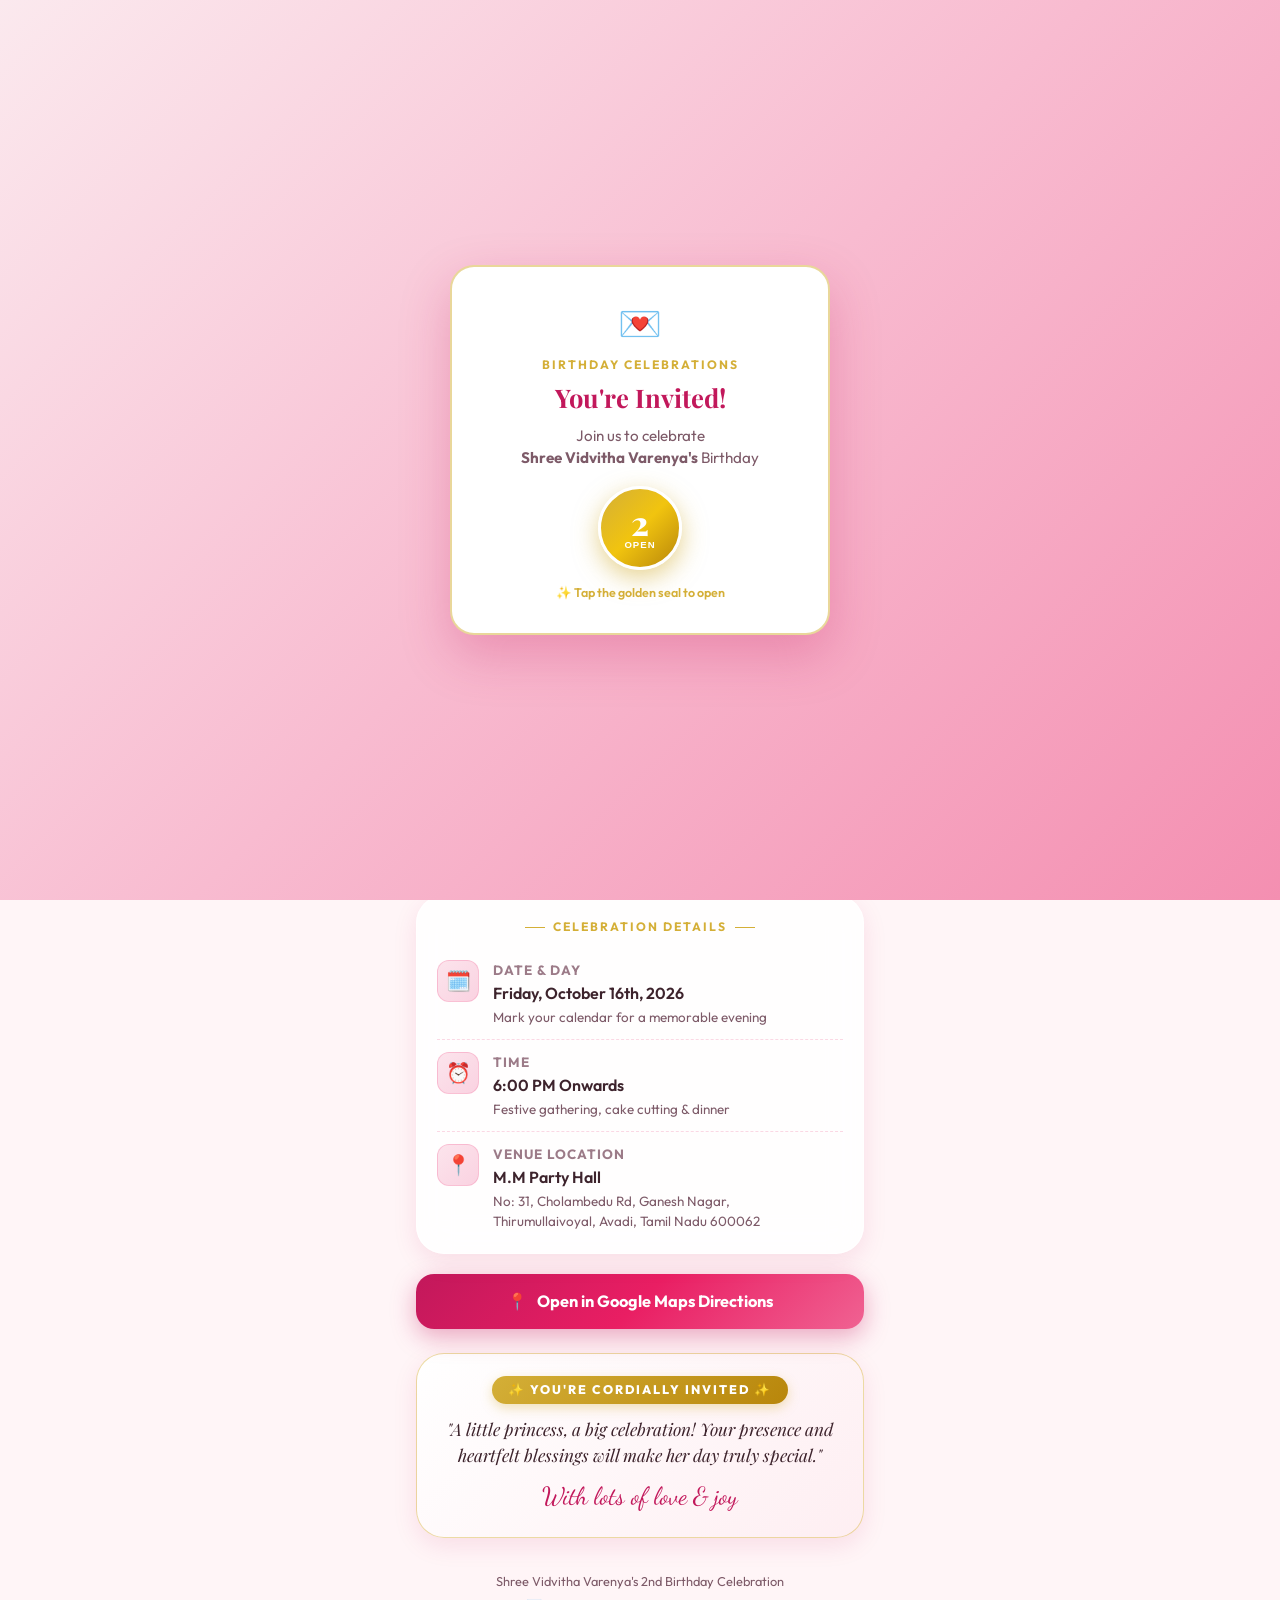
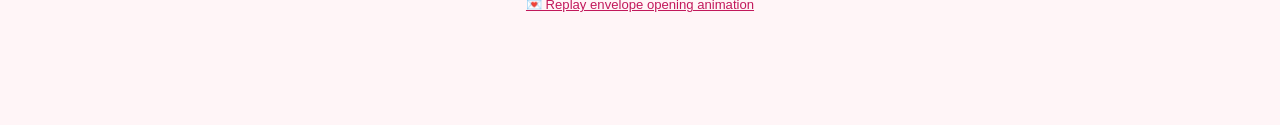
<file: index.html>
<!DOCTYPE html>
<html lang="en">
<head>
  <meta charset="UTF-8">
  <meta name="viewport" content="width=device-width, initial-scale=1.0, maximum-scale=1.0, user-scalable=no">
  <title>Family Celebrations & Birthday Invitations</title>
  
  <!-- WhatsApp & Social Media OpenGraph Tags -->
  <meta property="og:type" content="website">
  <meta property="og:url" content="https://sidsiddu60.github.io/Birthday_invite/">
  <meta property="og:title" content="Shree Vidvitha Varenya's Birthday Celebrations 🎂">
  <meta property="og:description" content="Join us to celebrate Shree Vidvitha Varenya's Birthday on Friday, Oct 16th • 6:00 PM onwards at M.M Party Hall, Avadi. Tap to open invitation card & get maps navigation!">
  <meta property="og:image" content="https://sidsiddu60.github.io/Birthday_invite/events/vidvitha-2nd-birthday/assets/og_preview.jpg">
  <meta property="og:image:secure_url" content="https://sidsiddu60.github.io/Birthday_invite/events/vidvitha-2nd-birthday/assets/og_preview.jpg">

  <!-- Immediate Client-side Redirect to the active celebration -->
  <script>
    // Automatically redirect to the active upcoming celebration
    const ACTIVE_EVENT_URL = 'events/vidvitha-2nd-birthday/';
    // Allow users to stay on hub if ?hub=true is passed
    const urlParams = new URLSearchParams(window.location.search);
    if (!urlParams.get('hub')) {
      window.location.replace(ACTIVE_EVENT_URL);
    }
  </script>

  <link rel="stylesheet" href="shared/css/common.css">
  <style>
    .hub-container {
      max-width: 480px;
      margin: 40px auto;
      padding: 20px;
      text-align: center;
    }
    .event-card {
      margin-top: 20px;
      padding: 24px;
      text-align: left;
      display: block;
      text-decoration: none;
      color: inherit;
      transition: transform var(--transition-bounce), box-shadow var(--transition-smooth);
    }
    .event-card:hover {
      transform: translateY(-4px);
      box-shadow: var(--shadow-lg);
    }
    .event-thumb {
      width: 100%;
      height: 200px;
      border-radius: var(--radius-md);
      object-fit: cover;
      margin-bottom: 14px;
    }
  </style>
</head>
<body>
  <div class="hub-container">
    <div style="font-size: 2.5rem; margin-bottom: 10px;">🎉</div>
    <h1 class="pink-gradient-text" style="font-family: var(--font-heading-serif); font-size: 2rem; margin-bottom: 6px;">Family Celebrations</h1>
    <p style="color: var(--color-text-muted); font-size: 0.95rem;">Select an event below or you will be automatically redirected to our active celebration.</p>

    <!-- Active Celebration Card -->
    <a href="events/vidvitha-2nd-birthday/" class="glass-panel event-card">
      <img src="events/vidvitha-2nd-birthday/assets/og_preview.jpg" alt="Vidvitha 2nd Birthday" class="event-thumb">
      <span class="gold-gradient-text" style="font-size: 0.76rem; font-weight: 800; letter-spacing: 1.5px; text-transform: uppercase;">Active Celebration • Oct 16</span>
      <h2 style="font-family: var(--font-heading-serif); font-size: 1.4rem; color: var(--color-primary-dark); margin: 4px 0 6px;">
        Shree Vidvitha Varenya's Birthday Celebrations
      </h2>
      <p style="font-size: 0.88rem; color: var(--color-text-muted);">
        Friday, Oct 16th, 6:00 PM onwards at M.M Party Hall, Avadi.
      </p>
    </a>
  </div>
</body>
</html>
</file>
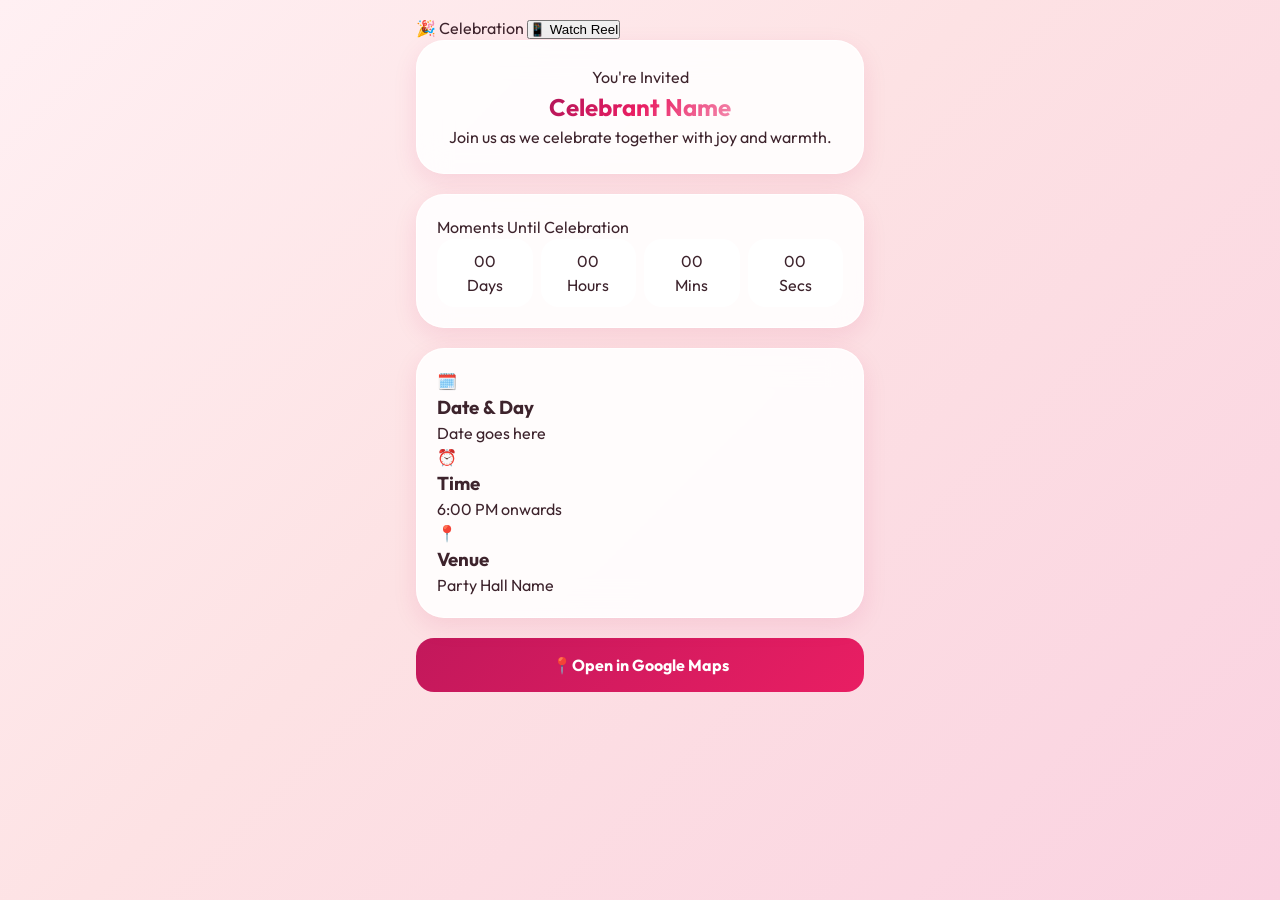
<file: events/template/index.html>
<!DOCTYPE html>
<html lang="en">
<head>
  <meta charset="UTF-8">
  <meta name="viewport" content="width=device-width, initial-scale=1.0, maximum-scale=1.0, user-scalable=no, viewport-fit=cover">
  <title>Family Celebration Invitation</title>
  
  <!-- WhatsApp & Social Media OpenGraph Tags -->
  <meta property="og:type" content="website">
  <meta property="og:title" content="Family Celebration Invitation">
  <meta property="og:description" content="Join us for a wonderful family celebration! Tap to view details and location.">
  <meta property="og:image" content="assets/og_preview.jpg">

  <link rel="stylesheet" href="../../shared/css/common.css">
  <link rel="stylesheet" href="style.css">
</head>
<body>
  <div class="app-container">
    <header class="top-nav">
      <span class="pill-badge">🎉 Celebration</span>
      <button class="mode-toggle-btn trigger-story-reel">📱 Watch Reel</button>
    </header>

    <main>
      <section class="glass-panel hero-card">
        <p class="hero-subtitle">You're Invited</p>
        <h1 class="hero-title pink-gradient-text">Celebrant Name</h1>
        <p class="hero-tagline">Join us as we celebrate together with joy and warmth.</p>
      </section>

      <section class="glass-panel countdown-card">
        <div class="section-label">Moments Until Celebration</div>
        <div class="countdown-grid">
          <div class="countdown-box"><div id="cd-days" class="countdown-val">00</div><div class="countdown-unit">Days</div></div>
          <div class="countdown-box"><div id="cd-hours" class="countdown-val">00</div><div class="countdown-unit">Hours</div></div>
          <div class="countdown-box"><div id="cd-mins" class="countdown-val">00</div><div class="countdown-unit">Mins</div></div>
          <div class="countdown-box"><div id="cd-secs" class="countdown-val">00</div><div class="countdown-unit">Secs</div></div>
        </div>
      </section>

      <section class="glass-panel details-card">
        <div class="details-row">
          <div class="details-icon">🗓️</div>
          <div class="details-content">
            <h3>Date & Day</h3>
            <p>Date goes here</p>
          </div>
        </div>
        <div class="details-row">
          <div class="details-icon">⏰</div>
          <div class="details-content">
            <h3>Time</h3>
            <p>6:00 PM onwards</p>
          </div>
        </div>
        <div class="details-row">
          <div class="details-icon">📍</div>
          <div class="details-content">
            <h3>Venue</h3>
            <p>Party Hall Name</p>
          </div>
        </div>
      </section>

      <section class="action-grid">
        <a href="https://maps.google.com" target="_blank" class="btn-primary-maps">
          <span>📍</span> Open in Google Maps
        </a>
      </section>
    </main>
  </div>

  <script src="../../shared/js/confetti.js"></script>
  <script src="../../shared/js/countdown.js"></script>
  <script src="../../shared/js/calendar.js"></script>
</body>
</html>
</file>
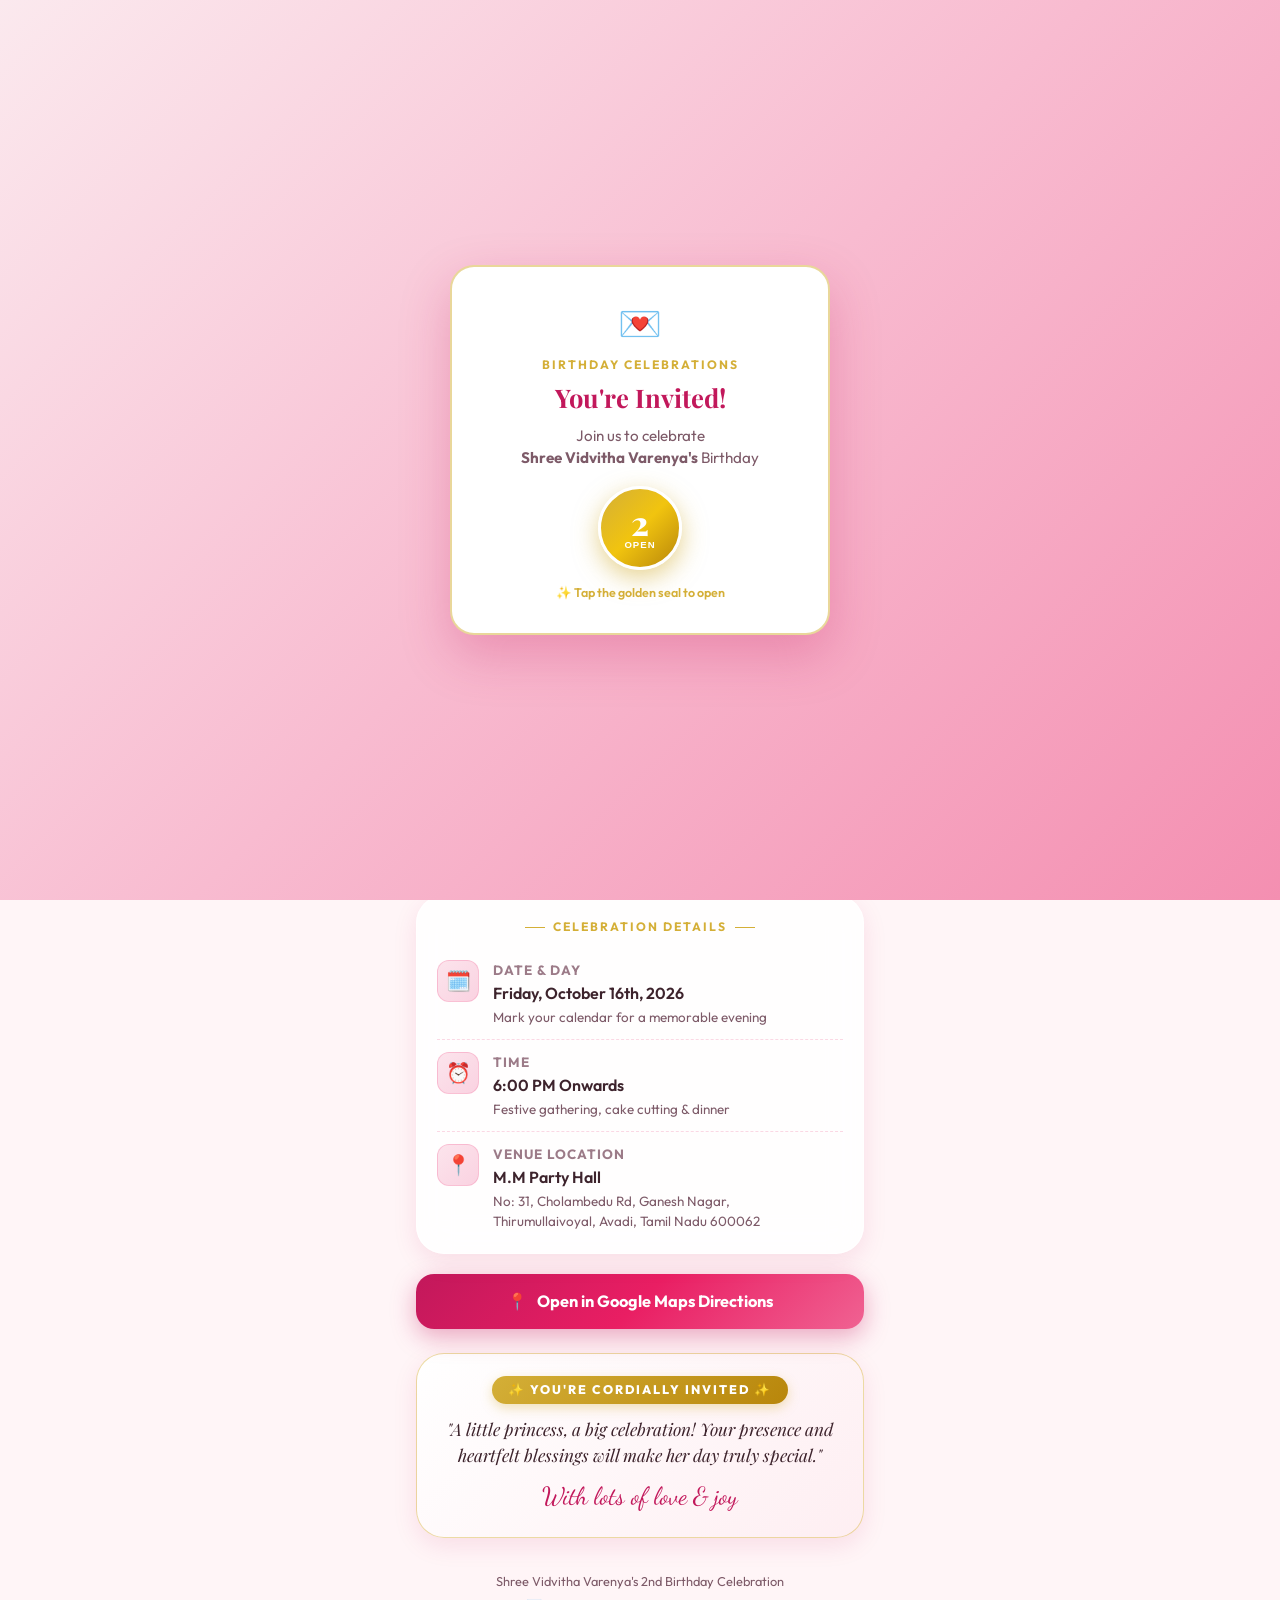
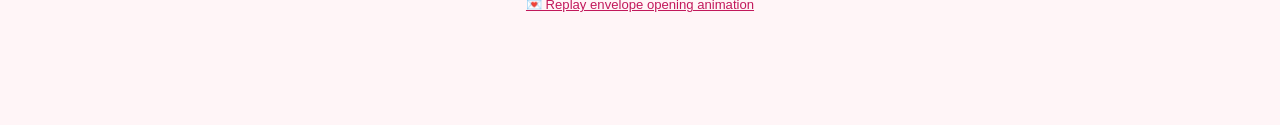
<file: events/vidvitha-2nd-birthday/index.html>
<!DOCTYPE html>
<html lang="en">
<head>
  <meta charset="UTF-8">
  <meta name="viewport" content="width=device-width, initial-scale=1.0, maximum-scale=1.0, user-scalable=no, viewport-fit=cover">
  
  <!-- Primary Page Meta -->
  <title>Shree Vidvitha Varenya's Birthday Celebrations ✨ Invitation</title>
  <meta name="description" content="Join us to celebrate Shree Vidvitha Varenya's Birthday on Friday, Oct 16th • 6:00 PM onwards at M.M Party Hall, Avadi.">
  <meta name="theme-color" content="#fce4ec">
  
  <!-- WhatsApp & Social Media OpenGraph Meta Tags -->
  <meta property="og:type" content="website">
  <meta property="og:url" content="https://sidsiddu60.github.io/Birthday_invite/events/vidvitha-2nd-birthday/">
  <meta property="og:title" content="Shree Vidvitha Varenya's Birthday Celebrations 🎂">
  <meta property="og:description" content="Join us to celebrate Shree Vidvitha Varenya's Birthday on Friday, Oct 16th • 6:00 PM onwards at M.M Party Hall, Avadi. Tap to open the invitation card & get maps navigation!">
  <meta property="og:image" content="https://sidsiddu60.github.io/Birthday_invite/events/vidvitha-2nd-birthday/assets/og_preview.jpg">
  <meta property="og:image:secure_url" content="https://sidsiddu60.github.io/Birthday_invite/events/vidvitha-2nd-birthday/assets/og_preview.jpg">
  <meta property="og:image:width" content="1200">
  <meta property="og:image:height" content="900">
  <meta property="og:image:alt" content="Shree Vidvitha Varenya's Birthday Celebration Invitation">
  
  <!-- Twitter Cards -->
  <meta name="twitter:card" content="summary_large_image">
  <meta name="twitter:title" content="Shree Vidvitha Varenya's Birthday Celebrations 🎂">
  <meta name="twitter:description" content="Join us to celebrate Shree Vidvitha Varenya's Birthday on Friday, Oct 16th • 6:00 PM onwards at M.M Party Hall, Avadi.">
  <meta name="twitter:image" content="https://sidsiddu60.github.io/Birthday_invite/events/vidvitha-2nd-birthday/assets/og_preview.jpg">
  
  <!-- Favicon -->
  <link rel="icon" href="data:image/svg+xml,<svg xmlns=%22http://www.w3.org/2000/svg%22 viewBox=%220%22%20viewBox=%220%200%20100%20100%22><text y=%22.9em%22 font-size=%2290%22>🎂</text></svg>">
  
  <!-- Stylesheets -->
  <link rel="stylesheet" href="../../shared/css/common.css">
  <link rel="stylesheet" href="style.css">
</head>
<body class="lock-scroll">

  <!-- Interactive Envelope Unfold Overlay -->
  <div id="envelope-overlay" class="envelope-overlay">
    <div class="envelope-card">
      <div style="font-size: 2.2rem; margin-bottom: 6px;">💌</div>
      <p style="text-transform: uppercase; letter-spacing: 2px; font-size: 0.76rem; font-weight: 700; color: var(--color-accent-gold); margin-bottom: 4px;">Birthday Celebrations</p>
      <h2 style="font-family: var(--font-heading-serif); font-size: 1.6rem; color: var(--color-primary-dark); margin-bottom: 8px;">You're Invited!</h2>
      <p style="font-size: 0.95rem; color: var(--color-text-muted); margin-bottom: 16px;">
        Join us to celebrate<br><strong>Shree Vidvitha Varenya's</strong> Birthday
      </p>
      
      <!-- Wax Seal Interactive Button -->
      <button id="open-envelope-btn" class="envelope-seal-btn" title="Tap to open invitation">
        <span class="seal-number">2</span>
        <span class="seal-text">Open</span>
      </button>
      
      <p style="font-size: 0.78rem; color: var(--color-accent-gold); font-weight: 600; margin-top: 6px;">
        ✨ Tap the golden seal to open
      </p>
    </div>
  </div>

  <!-- Main Mobile App Invitation Container -->
  <div class="app-container">
    
    <!-- Top Action & Navigation Bar -->
    <header class="top-nav">
      <span class="pill-badge interactive-tap">
        <span>👑</span> Turning Two
      </span>
      <button class="mode-toggle-btn trigger-story-reel" id="watch-reel-header-btn" data-feature="storyReel" style="display: none;">
        <span>📱</span> Watch Story Reel
      </button>
    </header>

    <!-- Main Celebratory Hero Card -->
    <main>
      <section class="glass-panel hero-card" id="hero-invitation">
        <h1 class="hero-title pink-gradient-text" style="font-weight: 800; font-size: 2.25rem; margin-bottom: 2px;">
          <strong>Shree Vidvitha Varenya</strong>
        </h1>
        <p class="hero-subtitle" style="font-family: var(--font-heading-script); font-size: 2rem; color: var(--color-accent-gold); margin-bottom: 16px;">
          Birthday Celebrations
        </p>

        <!-- Framed Flyer Visual -->
        <div class="flyer-frame-wrapper interactive-tap" title="Tap for celebration confetti!">
          <img src="assets/flyer_cover_opt.jpg" alt="Shree Vidvitha Varenya 2nd Birthday Flyer" class="flyer-img" loading="eager">
          <div class="sparkle-badge">Turning 2 🎂</div>
        </div>

        <p style="font-size: 1.05rem; color: var(--color-primary-dark); font-weight: 700; margin-top: 8px;">
          Join us to celebrate Shree Vidvitha Varenya's Birthday
        </p>
      </section>

      <!-- Live Event Countdown -->
      <section class="glass-panel countdown-card" id="countdown-section">
        <div class="section-label">Moments Until Celebration</div>
        <div class="countdown-grid">
          <div class="countdown-box">
            <div id="cd-days" class="countdown-val">00</div>
            <div class="countdown-unit">Days</div>
          </div>
          <div class="countdown-box">
            <div id="cd-hours" class="countdown-val">00</div>
            <div class="countdown-unit">Hours</div>
          </div>
          <div class="countdown-box">
            <div id="cd-mins" class="countdown-val">00</div>
            <div class="countdown-unit">Mins</div>
          </div>
          <div class="countdown-box">
            <div id="cd-secs" class="countdown-val">00</div>
            <div class="countdown-unit">Secs</div>
          </div>
        </div>
        <p id="cd-status" class="countdown-status">Friday, October 16th • 6:00 PM</p>
      </section>

      <!-- Event Time & Venue Details -->
      <section class="glass-panel details-card" id="event-details-section">
        <div class="section-label">Celebration Details</div>
        
        <div class="details-row">
          <div class="details-icon">🗓️</div>
          <div class="details-content">
            <h3>Date & Day</h3>
            <p>Friday, October 16th, 2026</p>
            <div class="sub-address">Mark your calendar for a memorable evening</div>
          </div>
        </div>

        <div class="details-row">
          <div class="details-icon">⏰</div>
          <div class="details-content">
            <h3>Time</h3>
            <p>6:00 PM Onwards</p>
            <div class="sub-address">Festive gathering, cake cutting & dinner</div>
          </div>
        </div>

        <div class="details-row">
          <div class="details-icon">📍</div>
          <div class="details-content">
            <h3>Venue Location</h3>
            <p>M.M Party Hall</p>
            <div class="sub-address">
              No: 31, Cholambedu Rd, Ganesh Nagar,<br>
              Thirumullaivoyal, Avadi, Tamil Nadu 600062
            </div>
          </div>
        </div>
      </section>

      <!-- 1-Tap Quick Action Hub -->
      <section class="action-grid" id="actions-section">
        <!-- 1-Tap Google Maps Navigation -->
        <a href="https://www.google.com/maps/search/?api=1&query=M.M+Party+Hall,+No:+31,+Cholambedu+Rd,+Ganesh+Nagar,+Thirumullaivoyal,+Avadi,+Tamil+Nadu+600062" 
           target="_blank" 
           rel="noopener noreferrer" 
           id="maps-direction-btn" 
           class="btn-primary-maps">
          <span>📍</span> Open in Google Maps Directions
        </a>

        <!-- 1-Tap Calendar Row (Configurable Toggle) -->
        <div class="btn-calendar-row" id="calendar-row" data-feature="calendar" style="display: none;">
          <a href="#" id="add-gcal-btn" target="_blank" rel="noopener noreferrer" class="btn-secondary">
            <span>📅</span> Google Calendar
          </a>
          <button id="download-ics-btn" class="btn-secondary" type="button">
            <span>🍏</span> Apple / ICS
          </button>
        </div>

        <!-- 1-Tap WhatsApp Share Forwarder (Configurable Toggle) -->
        <button id="whatsapp-share-btn" class="btn-whatsapp-share" data-feature="whatsappShare" style="display: none;" type="button">
          <span>💬</span> Forward on WhatsApp
        </button>
      </section>

      <!-- Invitation Status Card -->
      <section class="invited-status-card" id="status-card">
        <div class="invited-badge">✨ You're Cordially Invited ✨</div>
        <p class="invited-message">
          "A little princess, a big celebration! Your presence and heartfelt blessings will make her day truly special."
        </p>
        <p class="invited-signoff">With lots of love & joy</p>
      </section>

      <!-- Story Reel Launch Callout Banner (Configurable Toggle) -->
      <div id="story-reel-banner" data-feature="storyReel" style="display: none; text-align: center; margin-bottom: 24px;">
        <button class="mode-toggle-btn trigger-story-reel" style="padding: 12px 24px; font-size: 0.95rem; box-shadow: 0 6px 20px rgba(212, 175, 55, 0.45);">
          <span>🎬</span> Play Animated Story Reel
        </button>
      </div>

    </main>

    <!-- Footer & Envelope Replay -->
    <footer class="footer-bar">
      <p>Shree Vidvitha Varenya's 2nd Birthday Celebration</p>
      <button id="replay-envelope-btn" class="replay-btn" type="button">
        💌 Replay envelope opening animation
      </button>
    </footer>

  </div>

  <!-- Floating Audio / Chime Toggle -->
  <button id="music-toggle-btn" class="floating-music-btn" aria-label="Play celebratory sound chime" title="Celebration Chime / Music">
    <span id="music-icon" style="font-size: 1.35rem;">🔔</span>
  </button>

  <!-- Fullscreen 9:16 Story / Video Reel Modal -->
  <div id="story-reel-modal" class="story-reel-modal" role="dialog" aria-modal="true" aria-label="Story Reel">
    <div class="reel-viewport">
      
      <!-- Top Progress Bars & Header -->
      <div class="reel-progress-header">
        <div id="reel-progress-bars" class="reel-progress-bars"></div>
        <div class="reel-top-bar">
          <div class="reel-user-info">
            <img src="assets/flyer_cover_opt.jpg" alt="Vidvitha" class="reel-avatar">
            <span class="reel-username">Vidvitha's 2nd Birthday 🎂</span>
          </div>
          <button id="reel-close-btn" class="reel-close-btn" title="Close Story Reel" aria-label="Close">✕</button>
        </div>
      </div>

      <!-- Reel Slides Container -->
      <div id="reel-slides" class="reel-slides">
        
        <!-- Slide 1: Welcome & Cover -->
        <div class="reel-slide active" style="background-image: url('assets/story_reel_bg.jpg');">
          <div class="reel-content-layer">
            <span class="reel-tag">You're Invited ✨</span>
            <h2 class="reel-title"><strong>Shree Vidvitha Varenya</strong></h2>
            <p class="reel-desc" style="font-size: 1.15rem; font-weight: 700; color: #ffd54f; margin-bottom: 6px;">Birthday Celebrations</p>
            <p class="reel-desc">Join us to celebrate Shree Vidvitha Varenya's Birthday</p>
          </div>
        </div>

        <!-- Slide 2: The Celebrant -->
        <div class="reel-slide" style="background-image: url('assets/flyer_cover_opt.jpg');">
          <div class="reel-content-layer">
            <span class="reel-tag">Celebration Time 🎂</span>
            <h2 class="reel-title"><strong>Shree Vidvitha Varenya</strong></h2>
            <p class="reel-desc">Join us to celebrate Shree Vidvitha Varenya's Birthday</p>
          </div>
        </div>

        <!-- Slide 3: Date & Time -->
        <div class="reel-slide" style="background-image: url('assets/og_preview.jpg');">
          <div class="reel-content-layer">
            <span class="reel-tag">Save The Date 🗓️</span>
            <h2 class="reel-title">October 16th</h2>
            <p class="reel-desc">Friday • 6:00 PM onwards<br>Dress code: Pastel Pinks & Festive Attire</p>
          </div>
        </div>

        <!-- Slide 4: Venue & Action -->
        <div class="reel-slide" style="background-image: url('assets/flyer_details_opt.jpg');">
          <div class="reel-content-layer">
            <span class="reel-tag">Party Destination 📍</span>
            <h2 class="reel-title">M.M Party Hall</h2>
            <p class="reel-desc">No: 31, Cholambedu Rd, Ganesh Nagar, Thirumullaivoyal, Avadi, Tamil Nadu</p>
            <a href="https://www.google.com/maps/search/?api=1&query=M.M+Party+Hall,+No:+31,+Cholambedu+Rd,+Ganesh+Nagar,+Thirumullaivoyal,+Avadi,+Tamil+Nadu+600062" 
               target="_blank" 
               rel="noopener noreferrer" 
               class="reel-action-btn">
              <span>🗺️</span> Open Google Maps
            </a>
          </div>
        </div>

      </div>

      <!-- Gesture Hint -->
      <div class="reel-nav-hint">
        Tap right for next • Tap left for prev • Hold to pause
      </div>

    </div>
  </div>

  <!-- Shared & App Scripts -->
  <script src="../../shared/js/confetti.js"></script>
  <script src="../../shared/js/countdown.js"></script>
  <script src="../../shared/js/calendar.js"></script>
  <script src="../../shared/js/audio-controller.js"></script>
  <script src="reel.js"></script>
  <script src="app.js"></script>

</body>
</html>
</file>
<file: shared/css/common.css>
/* ==========================================================================
   WhatsApp Family Event Invitations - Shared Design System & Core Styles
   ========================================================================== */

@import url('https://fonts.googleapis.com/css2?family=Dancing+Script:wght@600;700&family=Outfit:wght@300;400;500;600;700;800&family=Playfair+Display:ital,wght@0,600;0,700;0,800;1,600&family=Plus+Jakarta+Sans:wght@400;500;600;700&display=swap');

:root {
  /* Color Palette - Whimsical Pastel Pink, Rose Gold & Champagne */
  --color-primary: #f48fb1;
  --color-primary-dark: #c2185b;
  --color-primary-light: #fce4ec;
  --color-accent-gold: #d4af37;
  --color-accent-rosegold: #e5a9a9;
  --color-gold-glow: rgba(212, 175, 55, 0.4);
  --color-bg-base: #fff5f7;
  --color-bg-gradient: linear-gradient(135deg, #fff0f3 0%, #fde2e4 45%, #fad2e1 100%);
  --color-surface: rgba(255, 255, 255, 0.88);
  --color-surface-glass: rgba(255, 255, 255, 0.68);
  --color-surface-border: rgba(255, 255, 255, 0.95);
  --color-text-main: #3d232c;
  --color-text-muted: #7d5a68;
  --color-text-light: #9c7b88;
  
  /* Elevation & Shadows */
  --shadow-sm: 0 4px 12px rgba(194, 24, 91, 0.06);
  --shadow-md: 0 8px 24px rgba(194, 24, 91, 0.1);
  --shadow-lg: 0 16px 40px rgba(194, 24, 91, 0.16);
  --shadow-gold: 0 8px 25px rgba(212, 175, 55, 0.28);
  
  /* Typography */
  --font-heading-script: 'Dancing Script', cursive;
  --font-heading-serif: 'Playfair Display', Georgia, serif;
  --font-body: 'Outfit', -apple-system, BlinkMacSystemFont, sans-serif;
  --font-mono: 'Plus Jakarta Sans', monospace;
  
  /* Border Radii */
  --radius-sm: 10px;
  --radius-md: 18px;
  --radius-lg: 28px;
  --radius-full: 9999px;
  
  /* Transitions */
  --transition-fast: 0.2s cubic-bezier(0.16, 1, 0.3, 1);
  --transition-smooth: 0.35s cubic-bezier(0.16, 1, 0.3, 1);
  --transition-bounce: 0.5s cubic-bezier(0.34, 1.56, 0.64, 1);
}

/* Base Reset & Box Sizing */
*, *::before, *::after {
  box-sizing: border-box;
  margin: 0;
  padding: 0;
  -webkit-tap-highlight-color: transparent;
}

html, body {
  width: 100%;
  min-height: 100%;
  font-family: var(--font-body);
  color: var(--color-text-main);
  background: var(--color-bg-base);
  background-image: var(--color-bg-gradient);
  background-attachment: fixed;
  overflow-x: hidden;
  line-height: 1.5;
  -webkit-font-smoothing: antialiased;
}

/* Floating Sparkles & Balloon Keyframes */
@keyframes floatGentle {
  0%, 100% {
    transform: translateY(0px) rotate(0deg);
  }
  50% {
    transform: translateY(-10px) rotate(2deg);
  }
}

@keyframes pulseGlow {
  0%, 100% {
    box-shadow: 0 0 15px rgba(244, 143, 177, 0.3), 0 0 30px rgba(212, 175, 55, 0.2);
    transform: scale(1);
  }
  50% {
    box-shadow: 0 0 25px rgba(244, 143, 177, 0.6), 0 0 50px rgba(212, 175, 55, 0.4);
    transform: scale(1.02);
  }
}

@keyframes shimmer {
  0% {
    background-position: -200% 0;
  }
  100% {
    background-position: 200% 0;
  }
}

@keyframes spinSlow {
  from { transform: rotate(0deg); }
  to { transform: rotate(360deg); }
}

@keyframes popIn {
  0% {
    opacity: 0;
    transform: scale(0.85) translateY(20px);
  }
  100% {
    opacity: 1;
    transform: scale(1) translateY(0);
  }
}

/* Glassmorphism Surface Utility */
.glass-panel {
  background: var(--color-surface);
  backdrop-filter: blur(16px);
  -webkit-backdrop-filter: blur(16px);
  border: 1px solid var(--color-surface-border);
  border-radius: var(--radius-lg);
  box-shadow: var(--shadow-md);
}

.gold-gradient-text {
  background: linear-gradient(135deg, #c59b27 0%, #eac75d 40%, #b8860b 70%, #d4af37 100%);
  -webkit-background-clip: text;
  -webkit-text-fill-color: transparent;
  display: inline-block;
}

.pink-gradient-text {
  background: linear-gradient(135deg, #ad1457 0%, #e91e63 50%, #f48fb1 100%);
  -webkit-background-clip: text;
  -webkit-text-fill-color: transparent;
  display: inline-block;
}

/* Canvas Confetti Layer */
#confetti-canvas {
  position: fixed;
  top: 0;
  left: 0;
  width: 100vw;
  height: 100vh;
  pointer-events: none;
  z-index: 9999;
}
</file>
<file: events/template/style.css>
/* Template Event Styles */
.app-container {
  width: 100%;
  max-width: 480px;
  margin: 0 auto;
  min-height: 100vh;
  padding: 16px 16px 80px;
}
.hero-card {
  padding: 24px 20px;
  text-align: center;
  margin-bottom: 20px;
}
.countdown-card, .details-card {
  padding: 20px;
  margin-bottom: 20px;
}
.countdown-grid {
  display: grid;
  grid-template-columns: repeat(4, 1fr);
  gap: 8px;
}
.countdown-box {
  background: rgba(255, 255, 255, 0.95);
  border-radius: var(--radius-md);
  padding: 10px 4px;
  text-align: center;
}
.btn-primary-maps {
  display: flex;
  align-items: center;
  justify-content: center;
  padding: 15px;
  background: linear-gradient(135deg, #c2185b, #e91e63);
  color: #fff;
  border-radius: var(--radius-md);
  text-decoration: none;
  font-weight: 700;
}
</file>
<file: events/vidvitha-2nd-birthday/style.css>
/* ==========================================================================
   Shree Vidvitha Varenya's 2nd Birthday - Luxury Pastel & Gold Theme
   ========================================================================== */

/* Main Mobile-first App Wrapper */
.app-container {
  width: 100%;
  max-width: 480px;
  margin: 0 auto;
  min-height: 100vh;
  padding: 16px 16px 100px;
  position: relative;
  z-index: 10;
}

/* Floating Navigation / Header Pill */
.top-nav {
  display: flex;
  justify-content: space-between;
  align-items: center;
  margin-bottom: 20px;
  gap: 12px;
}

.top-nav.centered-pill {
  justify-content: center;
}

.pill-badge {
  display: inline-flex;
  align-items: center;
  gap: 6px;
  padding: 8px 16px;
  background: rgba(255, 255, 255, 0.9);
  border: 1px solid rgba(212, 175, 55, 0.4);
  border-radius: var(--radius-full);
  font-size: 0.82rem;
  font-weight: 600;
  color: var(--color-primary-dark);
  box-shadow: var(--shadow-sm);
  backdrop-filter: blur(10px);
}

.mode-toggle-btn {
  display: inline-flex;
  align-items: center;
  gap: 8px;
  padding: 8px 16px;
  background: linear-gradient(135deg, #d4af37 0%, #f39c12 100%);
  color: #fff;
  border: none;
  border-radius: var(--radius-full);
  font-size: 0.82rem;
  font-weight: 700;
  cursor: pointer;
  box-shadow: 0 4px 15px rgba(212, 175, 55, 0.4);
  transition: transform var(--transition-fast), box-shadow var(--transition-fast);
}

.mode-toggle-btn:active {
  transform: scale(0.96);
}

/* Floating Music / Chime Button */
.floating-music-btn {
  position: fixed;
  bottom: 24px;
  right: 20px;
  width: 50px;
  height: 50px;
  border-radius: 50%;
  background: rgba(255, 255, 255, 0.95);
  border: 2px solid var(--color-accent-gold);
  color: var(--color-primary-dark);
  display: flex;
  align-items: center;
  justify-content: center;
  box-shadow: 0 6px 20px rgba(0, 0, 0, 0.15);
  cursor: pointer;
  z-index: 100;
  transition: transform var(--transition-bounce);
}

.floating-music-btn:hover {
  transform: scale(1.08);
}

.floating-music-btn.playing {
  animation: pulseGlow 2s infinite ease-in-out;
  background: #fce4ec;
  border-color: var(--color-primary-dark);
}

/* Hero Section */
.hero-card {
  padding: 24px 20px;
  text-align: center;
  position: relative;
  overflow: hidden;
  margin-bottom: 20px;
  border: 1.5px solid rgba(212, 175, 55, 0.35);
  box-shadow: 0 12px 36px rgba(194, 24, 91, 0.12);
}

.hero-subtitle {
  font-family: var(--font-heading-script);
  font-size: 1.85rem;
  color: var(--color-primary-dark);
  margin-bottom: 4px;
  line-height: 1.2;
}

.hero-title {
  font-family: var(--font-heading-serif);
  font-size: 2.1rem;
  font-weight: 800;
  letter-spacing: -0.5px;
  margin-bottom: 6px;
  line-height: 1.15;
}

.hero-tagline {
  font-size: 0.92rem;
  color: var(--color-text-muted);
  max-width: 320px;
  margin: 0 auto 18px;
  font-weight: 400;
}

/* Flyer Image Frame */
.flyer-frame-wrapper {
  position: relative;
  border-radius: 20px;
  padding: 8px;
  background: linear-gradient(135deg, #fce4ec 0%, #fff 50%, #fde2e4 100%);
  border: 1px solid rgba(212, 175, 55, 0.5);
  box-shadow: 0 10px 30px rgba(0, 0, 0, 0.08);
  margin: 0 auto 16px;
}

.flyer-img {
  width: 100%;
  height: auto;
  display: block;
  border-radius: 14px;
  object-fit: cover;
}

.sparkle-badge {
  position: absolute;
  top: -8px;
  right: -8px;
  background: linear-gradient(135deg, #d4af37, #f1c40f);
  color: #fff;
  font-size: 0.72rem;
  font-weight: 800;
  padding: 5px 12px;
  border-radius: var(--radius-full);
  box-shadow: 0 4px 12px rgba(212, 175, 55, 0.4);
  animation: floatGentle 3s ease-in-out infinite;
}

/* Live Countdown Card */
.countdown-card {
  padding: 20px;
  text-align: center;
  margin-bottom: 20px;
  border: 1px solid rgba(255, 255, 255, 0.9);
}

.section-label {
  font-size: 0.76rem;
  text-transform: uppercase;
  letter-spacing: 2px;
  font-weight: 700;
  color: var(--color-accent-gold);
  margin-bottom: 12px;
  display: flex;
  align-items: center;
  justify-content: center;
  gap: 8px;
}

.section-label::before, .section-label::after {
  content: '';
  width: 20px;
  height: 1px;
  background: var(--color-accent-gold);
}

.countdown-grid {
  display: grid;
  grid-template-columns: repeat(4, 1fr);
  gap: 8px;
  margin-bottom: 10px;
}

.countdown-box {
  background: rgba(255, 255, 255, 0.95);
  border: 1px solid rgba(244, 143, 177, 0.4);
  border-radius: var(--radius-md);
  padding: 10px 4px;
  box-shadow: var(--shadow-sm);
}

.countdown-val {
  font-family: var(--font-heading-serif);
  font-size: 1.65rem;
  font-weight: 700;
  color: var(--color-primary-dark);
  line-height: 1;
}

.countdown-unit {
  font-size: 0.68rem;
  text-transform: uppercase;
  letter-spacing: 0.8px;
  color: var(--color-text-muted);
  margin-top: 4px;
  font-weight: 600;
}

.countdown-status {
  font-size: 0.84rem;
  color: var(--color-text-muted);
  font-weight: 500;
}

/* Event Details & Venue Card */
.details-card {
  padding: 22px 20px;
  margin-bottom: 20px;
}

.details-row {
  display: flex;
  align-items: flex-start;
  gap: 14px;
  padding: 12px 0;
  border-bottom: 1px dashed rgba(244, 143, 177, 0.35);
}

.details-row:last-child {
  border-bottom: none;
  padding-bottom: 0;
}

.details-icon {
  width: 42px;
  height: 42px;
  border-radius: 12px;
  background: linear-gradient(135deg, #fce4ec, #fad2e1);
  color: var(--color-primary-dark);
  display: flex;
  align-items: center;
  justify-content: center;
  flex-shrink: 0;
  font-size: 1.25rem;
  border: 1px solid rgba(244, 143, 177, 0.4);
}

.details-content h3 {
  font-size: 0.84rem;
  text-transform: uppercase;
  letter-spacing: 1px;
  color: var(--color-text-light);
  margin-bottom: 3px;
  font-weight: 700;
}

.details-content p {
  font-size: 1rem;
  font-weight: 600;
  color: var(--color-text-main);
  line-height: 1.35;
}

.details-content .sub-address {
  font-size: 0.84rem;
  color: var(--color-text-muted);
  font-weight: 400;
  margin-top: 2px;
}

/* Primary Action Buttons */
.action-grid {
  display: flex;
  flex-direction: column;
  gap: 12px;
  margin-bottom: 24px;
}

.btn-primary-maps {
  display: flex;
  align-items: center;
  justify-content: center;
  gap: 10px;
  width: 100%;
  padding: 15px 20px;
  background: linear-gradient(135deg, #c2185b 0%, #e91e63 50%, #f06292 100%);
  color: #fff;
  text-decoration: none;
  border-radius: var(--radius-md);
  font-weight: 700;
  font-size: 1.02rem;
  box-shadow: 0 8px 24px rgba(194, 24, 91, 0.35);
  border: none;
  cursor: pointer;
  transition: transform var(--transition-fast), box-shadow var(--transition-fast);
}

.btn-primary-maps:active {
  transform: scale(0.98);
}

.btn-calendar-row {
  display: grid;
  grid-template-columns: 1fr 1fr;
  gap: 10px;
}

.btn-secondary {
  display: flex;
  align-items: center;
  justify-content: center;
  gap: 8px;
  padding: 12px;
  background: rgba(255, 255, 255, 0.95);
  border: 1.5px solid rgba(212, 175, 55, 0.5);
  color: var(--color-text-main);
  text-decoration: none;
  border-radius: var(--radius-md);
  font-size: 0.88rem;
  font-weight: 600;
  box-shadow: var(--shadow-sm);
  cursor: pointer;
  transition: transform var(--transition-fast);
}

.btn-secondary:active {
  transform: scale(0.97);
}

.btn-whatsapp-share {
  display: flex;
  align-items: center;
  justify-content: center;
  gap: 8px;
  width: 100%;
  padding: 13px 20px;
  background: #25d366;
  color: #fff;
  text-decoration: none;
  border-radius: var(--radius-md);
  font-weight: 700;
  font-size: 0.95rem;
  box-shadow: 0 6px 20px rgba(37, 211, 102, 0.3);
  border: none;
  cursor: pointer;
  transition: transform var(--transition-fast);
}

.btn-whatsapp-share:active {
  transform: scale(0.98);
}

/* "You're Invited" Status Card */
.invited-status-card {
  padding: 22px 18px;
  text-align: center;
  background: linear-gradient(135deg, rgba(255, 255, 255, 0.92) 0%, rgba(254, 237, 241, 0.92) 100%);
  border: 1.5px solid rgba(212, 175, 55, 0.45);
  border-radius: var(--radius-lg);
  box-shadow: var(--shadow-md);
  margin-bottom: 24px;
}

.invited-badge {
  display: inline-block;
  font-size: 0.78rem;
  text-transform: uppercase;
  letter-spacing: 2px;
  font-weight: 800;
  color: #fff;
  background: linear-gradient(135deg, #d4af37, #b8860b);
  padding: 5px 16px;
  border-radius: var(--radius-full);
  margin-bottom: 12px;
  box-shadow: 0 4px 12px rgba(212, 175, 55, 0.35);
}

.invited-message {
  font-family: var(--font-heading-serif);
  font-size: 1.08rem;
  font-style: italic;
  color: var(--color-text-main);
  line-height: 1.5;
  margin-bottom: 10px;
}

.invited-signoff {
  font-family: var(--font-heading-script);
  font-size: 1.55rem;
  color: var(--color-primary-dark);
}

/* Footer & Replay */
.footer-bar {
  text-align: center;
  padding: 10px 0;
  font-size: 0.8rem;
  color: var(--color-text-muted);
}

.replay-btn {
  background: none;
  border: none;
  color: var(--color-primary-dark);
  text-decoration: underline;
  cursor: pointer;
  font-size: 0.82rem;
  margin-top: 6px;
  display: inline-block;
}

/* ==========================================================================
   Envelope Unfold Overlay Experience
   ========================================================================== */
.envelope-overlay {
  position: fixed;
  top: 0;
  left: 0;
  width: 100vw;
  height: 100vh;
  background: linear-gradient(135deg, #fbe9ee 0%, #f8bbd0 50%, #f48fb1 100%);
  z-index: 10000;
  display: flex;
  flex-direction: column;
  align-items: center;
  justify-content: center;
  padding: 20px;
  transition: opacity 0.7s cubic-bezier(0.16, 1, 0.3, 1), transform 0.7s cubic-bezier(0.16, 1, 0.3, 1);
}

.envelope-overlay.opening {
  opacity: 0;
  transform: scale(1.1);
  pointer-events: none;
}

.envelope-overlay.hidden {
  display: none;
}

.envelope-card {
  width: 100%;
  max-width: 380px;
  background: #ffffff;
  border-radius: 24px;
  padding: 30px 24px;
  text-align: center;
  box-shadow: 0 20px 50px rgba(194, 24, 91, 0.25);
  border: 2px solid rgba(212, 175, 55, 0.5);
  position: relative;
  overflow: hidden;
  animation: popIn 0.6s var(--transition-bounce);
}

.envelope-seal-btn {
  width: 84px;
  height: 84px;
  border-radius: 50%;
  background: linear-gradient(135deg, #d4af37 0%, #f1c40f 50%, #b8860b 100%);
  color: #fff;
  border: 3px solid #fff;
  margin: 16px auto 14px;
  display: flex;
  flex-direction: column;
  align-items: center;
  justify-content: center;
  box-shadow: 0 8px 25px rgba(212, 175, 55, 0.55);
  cursor: pointer;
  transition: transform var(--transition-bounce);
  animation: pulseGlow 2.5s infinite ease-in-out;
}

.envelope-seal-btn:active {
  transform: scale(0.92);
}

.seal-number {
  font-family: var(--font-heading-serif);
  font-size: 2.1rem;
  font-weight: 800;
  line-height: 1;
}

.seal-text {
  font-size: 0.6rem;
  font-weight: 800;
  letter-spacing: 1px;
  text-transform: uppercase;
}

/* ==========================================================================
   Story / Video Reel Modal View (9:16 vertical fullscreen)
   ========================================================================== */
.story-reel-modal {
  position: fixed;
  top: 0;
  left: 0;
  width: 100vw;
  height: 100vh;
  background: #000;
  z-index: 20000;
  display: none;
  align-items: center;
  justify-content: center;
  touch-action: pan-y;
  user-select: none;
  -webkit-user-select: none;
}

.story-reel-modal.active {
  display: flex;
}

.reel-viewport {
  width: 100%;
  max-width: 440px;
  height: 100%;
  max-height: 920px;
  position: relative;
  overflow: hidden;
  background: #1a0f14;
}

/* Top Progress Bars */
.reel-progress-header {
  position: absolute;
  top: 0;
  left: 0;
  width: 100%;
  padding: 12px 14px 6px;
  z-index: 30;
  background: linear-gradient(to bottom, rgba(0,0,0,0.6) 0%, transparent 100%);
}

.reel-progress-bars {
  display: flex;
  gap: 5px;
  width: 100%;
  margin-bottom: 10px;
}

.progress-bar-wrapper {
  flex: 1;
  height: 3px;
  background: rgba(255, 255, 255, 0.35);
  border-radius: 3px;
  overflow: hidden;
}

.progress-bar-fill {
  width: 0%;
  height: 100%;
  background: #fff;
  border-radius: 3px;
}

.reel-top-bar {
  display: flex;
  justify-content: space-between;
  align-items: center;
}

.reel-user-info {
  display: flex;
  align-items: center;
  gap: 8px;
  color: #fff;
}

.reel-avatar {
  width: 32px;
  height: 32px;
  border-radius: 50%;
  border: 1.5px solid var(--color-accent-gold);
  object-fit: cover;
}

.reel-username {
  font-size: 0.86rem;
  font-weight: 700;
  text-shadow: 0 1px 3px rgba(0,0,0,0.8);
}

.reel-close-btn {
  background: rgba(0, 0, 0, 0.45);
  border: 1px solid rgba(255, 255, 255, 0.3);
  color: #fff;
  width: 34px;
  height: 34px;
  border-radius: 50%;
  display: flex;
  align-items: center;
  justify-content: center;
  font-size: 1.2rem;
  cursor: pointer;
  backdrop-filter: blur(8px);
}

/* Reel Slides */
.reel-slides {
  width: 100%;
  height: 100%;
  position: relative;
}

.reel-slide {
  position: absolute;
  top: 0;
  left: 0;
  width: 100%;
  height: 100%;
  display: flex;
  flex-direction: column;
  justify-content: flex-end;
  padding: 30px 24px 80px;
  opacity: 0;
  visibility: hidden;
  transition: opacity 0.35s ease;
  background-size: cover;
  background-position: center;
}

.reel-slide.active {
  opacity: 1;
  visibility: visible;
}

.reel-slide::before {
  content: '';
  position: absolute;
  top: 0;
  left: 0;
  width: 100%;
  height: 100%;
  background: linear-gradient(to top, rgba(0,0,0,0.85) 0%, rgba(0,0,0,0.2) 50%, rgba(0,0,0,0.4) 100%);
  z-index: 1;
}

.reel-content-layer {
  position: relative;
  z-index: 2;
  color: #fff;
  animation: popIn 0.5s ease-out;
}

.reel-tag {
  display: inline-block;
  background: rgba(212, 175, 55, 0.85);
  color: #fff;
  font-size: 0.76rem;
  font-weight: 700;
  padding: 4px 12px;
  border-radius: var(--radius-full);
  margin-bottom: 10px;
  backdrop-filter: blur(8px);
}

.reel-title {
  font-family: var(--font-heading-serif);
  font-size: 2.1rem;
  font-weight: 800;
  line-height: 1.15;
  margin-bottom: 8px;
  text-shadow: 0 2px 10px rgba(0,0,0,0.6);
}

.reel-desc {
  font-size: 1rem;
  line-height: 1.45;
  color: rgba(255, 255, 255, 0.9);
  margin-bottom: 16px;
  white-space: pre-line;
}

.reel-action-btn {
  display: inline-flex;
  align-items: center;
  gap: 8px;
  background: linear-gradient(135deg, #e91e63, #c2185b);
  color: #fff;
  padding: 12px 22px;
  border-radius: var(--radius-full);
  text-decoration: none;
  font-weight: 700;
  font-size: 0.92rem;
  box-shadow: 0 4px 15px rgba(233, 30, 99, 0.5);
}

.reel-nav-hint {
  position: absolute;
  bottom: 24px;
  left: 0;
  width: 100%;
  text-align: center;
  font-size: 0.74rem;
  color: rgba(255, 255, 255, 0.6);
  z-index: 10;
  pointer-events: none;
}
</file>
